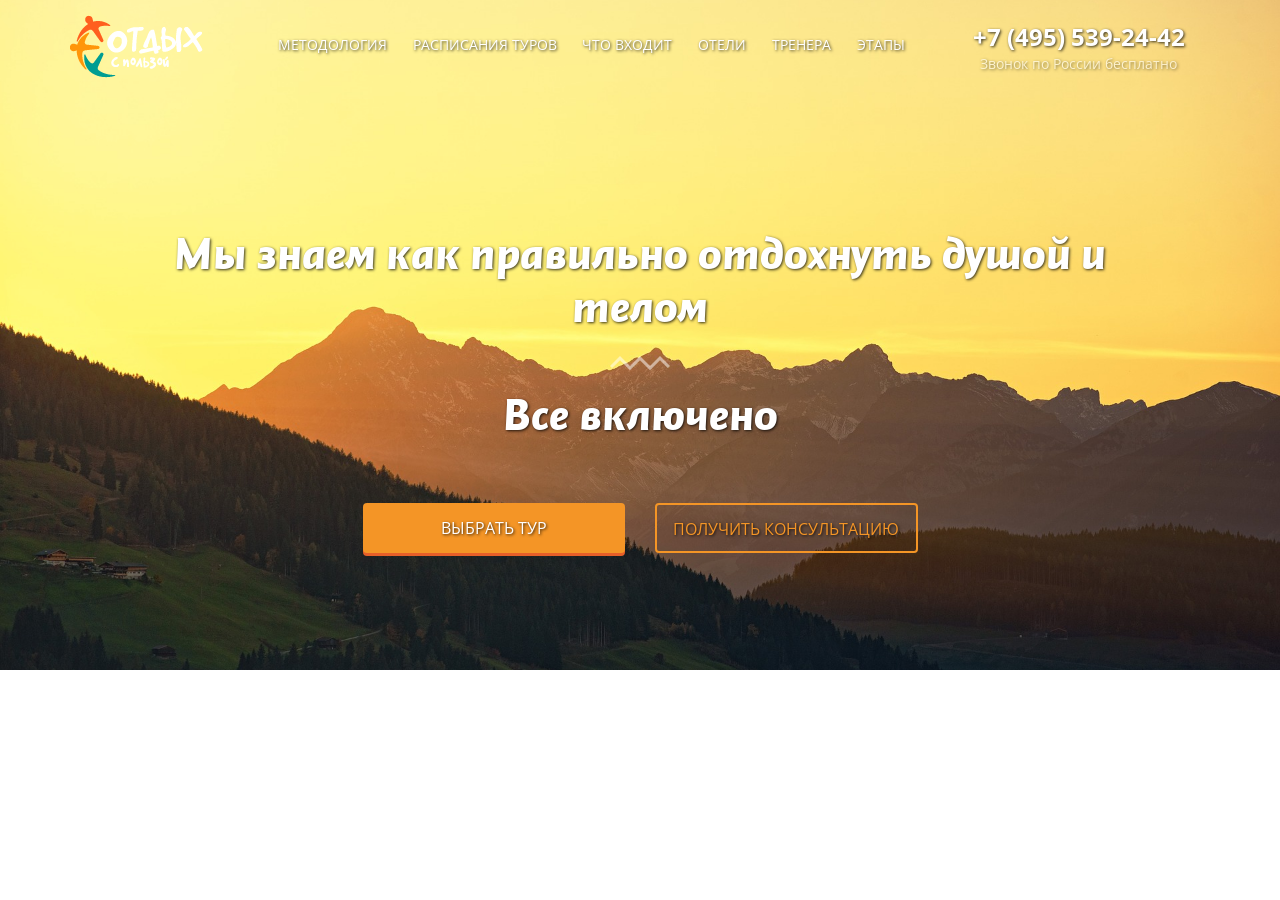
<file: day2/index.html>
<!DOCTYPE html>
<html lang="en">
<head>
	<meta charset="UTF-8">
  <meta charset="utf-8">
  <meta http-equiv="X-UA-Compatible" content="IE=edge">
  <meta name="viewport" content="width=device-width, initial-scale=1">
	<title>Tour</title>

  <link rel="stylesheet" href="css/bootstrap.min.css">
  <link rel="stylesheet" href="css/animate.css">
  <link href="https://fonts.googleapis.com/css?family=Open+Sans:400,700&amp;subset=cyrillic" rel="stylesheet">
  <link rel="stylesheet" href="css/style.css">
</head>
<body>
	
	<!-- Modals -->
<div class="modal">      
        <button type="button" class="close" data-dismiss="modal" aria-label="Close"><span aria-hidden="true">&times;</span></button>
        <div class="modal_contact">
          <h3>Заполните форму и мы свяжемся с вами</h3>
          <div class="form">
              <form action="#" class="form-inline contactform_select">
                <div class="input-group">
                  <div class="input-group-addon"><i class="fa fa-user " aria-hidden="true"></i>
                  </div>
                  <input class="contactform_name form-control" type="text" placeholder="Ваше имя" required minlength="2" name="name">
                </div>            
                <div class="input-group">
                  <div class="input-group-addon contactform_phone"><i class="fa fa-phone" aria-hidden="true"></i></div>
                  <input class="contactform_phone form-control" type="text" placeholder="Телефон" required name="phone">
                </div>            
                <div class="input-group">
                  <div class="input-group-addon contactform_mail"><i class="fa fa-envelope" aria-hidden="true" ></i>
                  </div>
                  <input class="contactform_mail form-control" type="email" placeholder="E-mail"  required name="mail">
                </div>
                <textarea cols="30" rows="3" placeholder="Сообщение" name="message"></textarea>
                <div class="police center-block">
                    <div class="center-block text-center">
                      <input class="checkbox" type="checkbox" required>
                      <p class="text-center">Я согласен с политикой конфидециальности</p>
                    </div>
                </div>
                <button type="submit">отправить</button>
              </form>
          </div>
        </div>
</div>

<div class="thanks">
  <p>Спасибо за обращение!<br>Мы свяжемся с Вами в скором времени.</p>
  <button class="back">Вернуться на сайт</button>
</div>
<div class="overlay">
</div>
    <!-- content --> 
    <div class="main">

      <div class="container">
        <a id="up"></a>
        <div class="row">
          <div class="col-sm-2 col-sm-offset-0 col-xs-4 col-xs-offset-1 main_logo ">
            <img src="icons/main-logo.png" alt="logo">
          </div>
          <div class="col-sm-7 main_nav">
            <nav>
              <ul>
                <li><a href="#about">методология</a></li>
                <li><a href="#sheldure">расписания туров</a></li>
                <li><a href="#include">что входит</a></li>
                <li><a href="#hotels">отели</a></li>
                <li><a href="#personal">тренера</a></li>
                <li><a href="#steps">этапы</a></li>
              </ul>
            </nav>
          </div>
          <div class="col-sm-3 col-sm-offset-0 col-xs-5 col-xs-offset-2 main_tel text-center">
            <p class="main_tel_phone"><span>+7 (495) 539-24-42</span></p>
            <p class="main_tel_title">Звонок по России бесплатно</p>
          </div>
        </div>
        <h1 class="main_title text-center">Мы знаем как правильно отдохнуть душой и телом</h1>
        <img src="icons/wawe.png" class="main_wawe center-block" alt="wawe">
        <h2 class="text-center wow pulse" data-wow-duration="2s" data-wow-iteration="2">Все включено</h2>
        <div class="row">
          <div class="col-sm-offset-3 col-sm-3">
            <a href="#tour">
              <div id="choose" class="main_btna text-center">выбрать тур</div>
            </a>
          </div>
          <div class="col-sm-3">
            <div id="receive" class="main_btn text-center contact" ><span>получить</span> консультацию</div>
          </div>
        </div>
      </div>
    </div>

    <script src="js/script.js"></script>
</body>
</html>
</file>
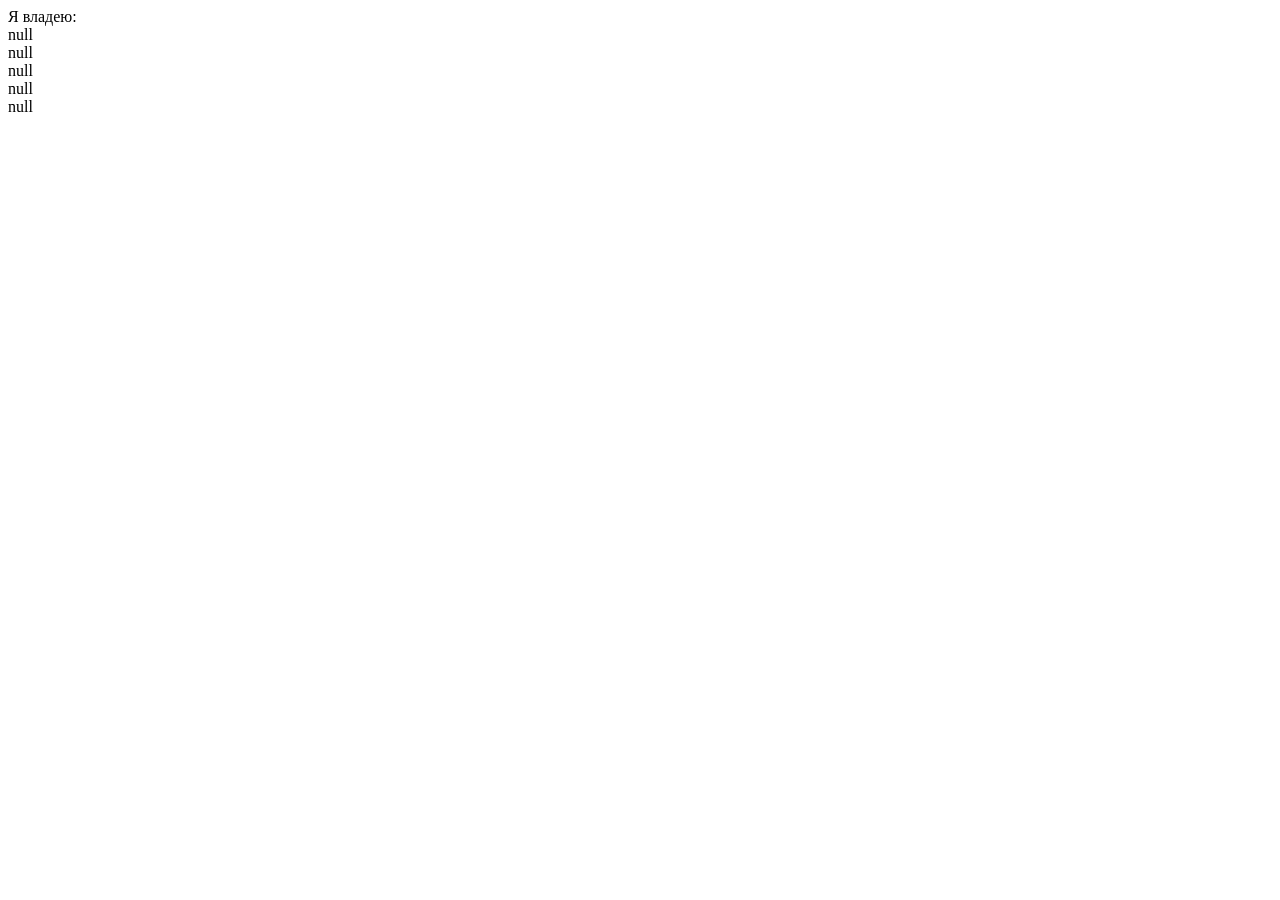
<file: js_intensive/index.html>
<!DOCTYPE html>
<html lang="en">
<head>
  <meta charset="UTF-8">
  <meta name="viewport" content="width=device-width, initial-scale=1.0">
  <meta http-equiv="X-UA-Compatible" content="ie=edge">
  <title>Document</title>
</head>
<body>
  <script src="js/script.js"></script>
</body>
</html>
</file>
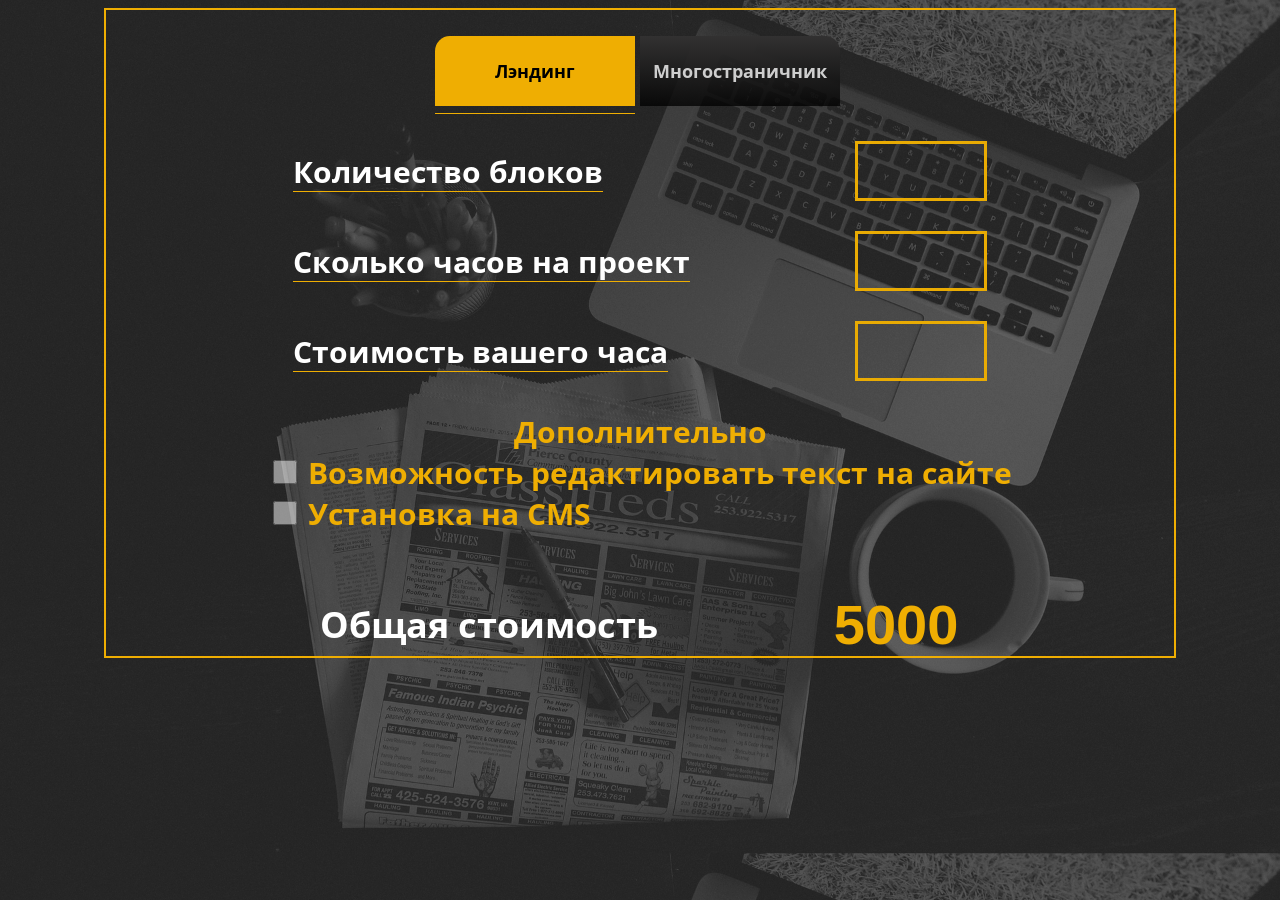
<file: CalcIntensive/calc/index.html>
<!DOCTYPE html>
<html lang="en">
<head>
  <meta charset="UTF-8">
  <meta name="viewport" content="width=device-width, initial-scale=1.0">
  <meta http-equiv="X-UA-Compatible" content="ie=edge">
  <link href="https://fonts.googleapis.com/css?family=Open+Sans:400,700" rel="stylesheet">
  <link rel="stylesheet" href="less/style.css">
  <title>Calculator</title>
</head>
<body>
  <div class="calc">
    <div class="tabs">
      <div class="tab-left active">Лэндинг</div>
      <div class="tab-right">Многостраничник</div>
    </div>
    <div class="blocks" id="blocks-block">
      <div class="blocks-title">Количество блоков</div>
      <input type="number" class="counter" id="counter-block">
    </div>
    <div class="blocks" id="pages-block">
      <div class="blocks-title">Количество страниц</div>
      <input type="number" class="counter" id="counter-pages">
    </div>
    <div class="blocks">
      <div class="blocks-title">Сколько часов на проект</div>
      <input type="number" class="counter" id="counter-hours">
    </div>
    <div class="blocks">
      <div class="blocks-title">Стоимость вашего часа</div>
      <input type="number" class="counter" id="counter-rate">
    </div>
    <div class="addiction">
      <div class="addiction-title">Дополнительно</div>
      <div class="addiction-block">
        <input type="checkbox" class="checkbox" id="changes-check"> Возможность редактировать текст на сайте
      </div>
      <div class="addiction-block">
        <input type="checkbox" class="checkbox" id="changes-cms"> Установка на CMS
      </div>
    </div>
    <div class="total">
      Общая стоимость
      <input type="text" class="total-count" id="total-value" value="5000">
    </div>
  </div>
  <script src="js/script.js"></script>
</body>
</html>
</file>
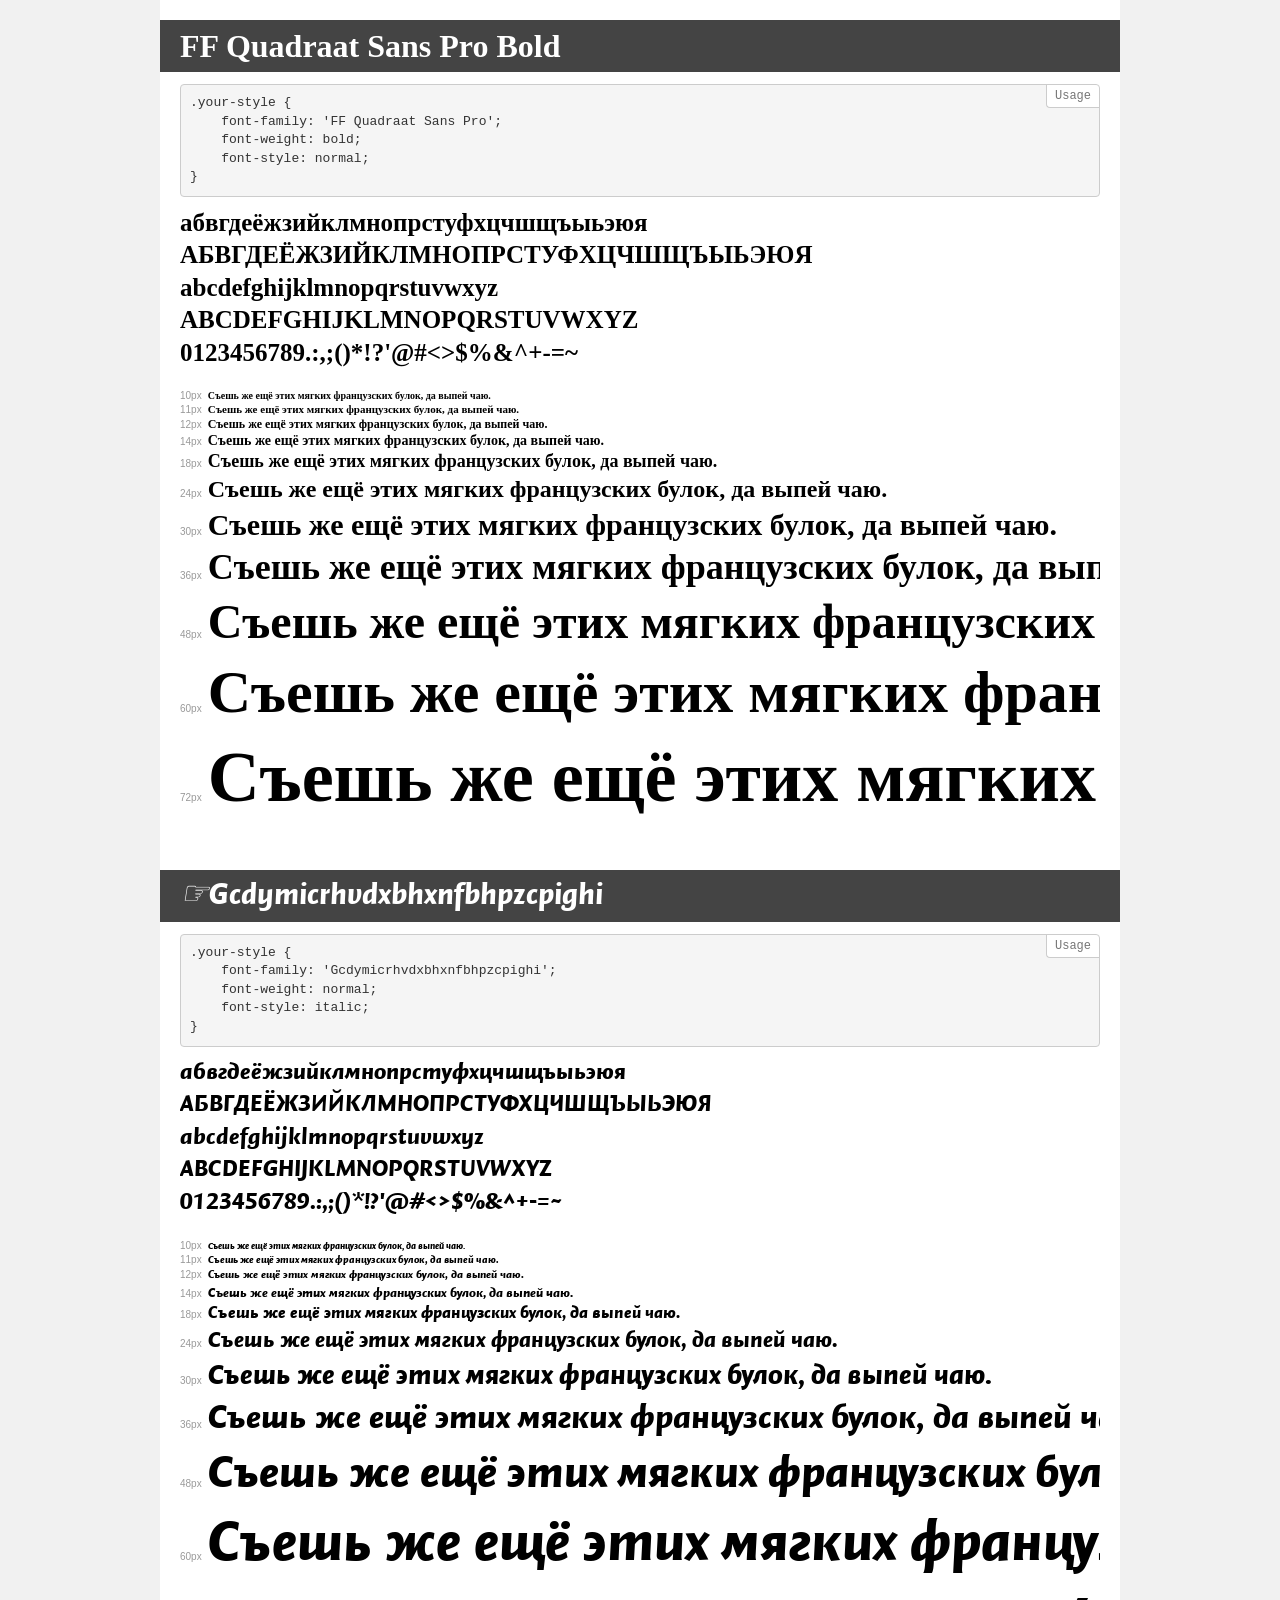
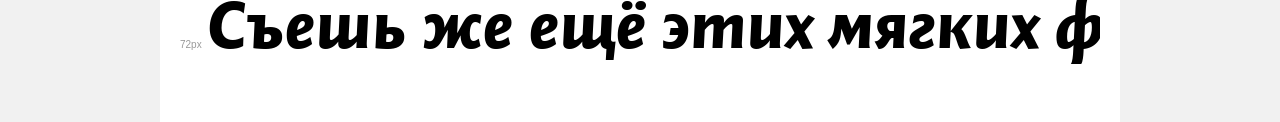
<file: day2/fonts/demo.html>
<!DOCTYPE html>
<html>
<head>
    <meta charset="utf-8">
    <meta http-equiv="X-UA-Compatible" content="IE=edge">
    <meta name="viewport" content="width=device-width, initial-scale=1">
    <meta name="robots" content="noindex, noarchive">
    <title>Transfonter demo</title>
    <link href="stylesheet.css" rel="stylesheet">
    <style>
        /*
        http://meyerweb.com/eric/tools/css/reset/
        v2.0 | 20110126
        License: none (public domain)
        */
        html, body, div, span, applet, object, iframe,
        h1, h2, h3, h4, h5, h6, p, blockquote, pre,
        a, abbr, acronym, address, big, cite, code,
        del, dfn, em, img, ins, kbd, q, s, samp,
        small, strike, strong, sub, sup, tt, var,
        b, u, i, center,
        dl, dt, dd, ol, ul, li,
        fieldset, form, label, legend,
        table, caption, tbody, tfoot, thead, tr, th, td,
        article, aside, canvas, details, embed,
        figure, figcaption, footer, header, hgroup,
        menu, nav, output, ruby, section, summary,
        time, mark, audio, video {
            margin: 0;
            padding: 0;
            border: 0;
            font-size: 100%;
            font: inherit;
            vertical-align: baseline;
        }
        /* HTML5 display-role reset for older browsers */
        article, aside, details, figcaption, figure,
        footer, header, hgroup, menu, nav, section {
            display: block;
        }
        body {
            line-height: 1;
        }
        ol, ul {
            list-style: none;
        }
        blockquote, q {
            quotes: none;
        }
        blockquote:before, blockquote:after,
        q:before, q:after {
            content: '';
            content: none;
        }
        table {
            border-collapse: collapse;
            border-spacing: 0;
        }
        /* common styles */
        body {
            background: #f1f1f1;
            color: #000;
        }
        .page {
            background: #fff;
            width: 920px;
            margin: 0 auto;
            padding: 20px 20px 0 20px;
            overflow: hidden;
        }
        .font-container {
            overflow-x: auto;
            overflow-y: hidden;
            margin-bottom: 40px;
            line-height: 1.3;
            white-space: nowrap;
            padding-bottom: 5px;
        }
        h1 {
            position: relative;
            background: #444;
            font-size: 32px;
            color: #fff;
            padding: 10px 20px;
            margin: 0 -20px 12px -20px;
        }
        .letters {
            font-size: 25px;
            margin-bottom: 20px;
        }
        .s10:before {
            content: '10px';
        }
        .s11:before {
            content: '11px';
        }
        .s12:before {
            content: '12px';
        }
        .s14:before {
            content: '14px';
        }
        .s18:before {
            content: '18px';
        }
        .s24:before {
            content: '24px';
        }
        .s30:before {
            content: '30px';
        }
        .s36:before {
            content: '36px';
        }
        .s48:before {
            content: '48px';
        }
        .s60:before {
            content: '60px';
        }
        .s72:before {
            content: '72px';
        }
        .s10:before, .s11:before, .s12:before, .s14:before,
        .s18:before, .s24:before, .s30:before, .s36:before,
        .s48:before, .s60:before, .s72:before {
            font-family: Arial, sans-serif;
            font-size: 10px;
            font-weight: normal;
            font-style: normal;
            color: #999;
            padding-right: 6px;
        }
        pre {
            display: block;
            position: relative;
            padding: 9px;
            margin: 0 0 10px;
            font-family: Monaco, Menlo, Consolas, "Courier New", monospace !important;
            font-size: 13px;
            line-height: 1.428571429;
            color: #333;
            font-weight: normal !important;
            font-style: normal !important;
            background-color: #f5f5f5;
            border: 1px solid #ccc;
            overflow-x: auto;
            border-radius: 4px;
        }
        pre:after {
            display: block;
            position: absolute;
            right: 0;
            top: 0;
            content: 'Usage';
            line-height: 1;
            padding: 5px 8px;
            font-size: 12px;
            color: #767676;
            background-color: #fff;
            border: 1px solid #ccc;
            border-right: none;
            border-top: none;
            border-radius: 0 4px 0 4px;
            z-index: 10;
        }
        /* responsive */
        @media (max-width: 959px) {
            .page {
                width: auto;
                margin: 0;
            }
        }
    </style>
</head>
<body>
<div class="page">
    <div class="demo" style="font-family: 'FF Quadraat Sans Pro'; font-weight: bold; font-style: normal;">
        <h1>FF Quadraat Sans Pro Bold</h1>
        <pre>.your-style {
    font-family: 'FF Quadraat Sans Pro';
    font-weight: bold;
    font-style: normal;
}</pre>
        <div class="font-container">
            <p class="letters">
                абвгдеёжзийклмнопрстуфхцчшщъыьэюя<br>
АБВГДЕЁЖЗИЙКЛМНОПРСТУФХЦЧШЩЪЫЬЭЮЯ<br>
abcdefghijklmnopqrstuvwxyz<br>
ABCDEFGHIJKLMNOPQRSTUVWXYZ<br>
                0123456789.:,;()*!?'@#<>$%&^+-=~
            </p>
            <p class="s10" style="font-size: 10px;">Съешь же ещё этих мягких французских булок, да выпей чаю.</p>
            <p class="s11" style="font-size: 11px;">Съешь же ещё этих мягких французских булок, да выпей чаю.</p>
            <p class="s12" style="font-size: 12px;">Съешь же ещё этих мягких французских булок, да выпей чаю.</p>
            <p class="s14" style="font-size: 14px;">Съешь же ещё этих мягких французских булок, да выпей чаю.</p>
            <p class="s18" style="font-size: 18px;">Съешь же ещё этих мягких французских булок, да выпей чаю.</p>
            <p class="s24" style="font-size: 24px;">Съешь же ещё этих мягких французских булок, да выпей чаю.</p>
            <p class="s30" style="font-size: 30px;">Съешь же ещё этих мягких французских булок, да выпей чаю.</p>
            <p class="s36" style="font-size: 36px;">Съешь же ещё этих мягких французских булок, да выпей чаю.</p>
            <p class="s48" style="font-size: 48px;">Съешь же ещё этих мягких французских булок, да выпей чаю.</p>
            <p class="s60" style="font-size: 60px;">Съешь же ещё этих мягких французских булок, да выпей чаю.</p>
            <p class="s72" style="font-size: 72px;">Съешь же ещё этих мягких французских булок, да выпей чаю.</p>
        </div>
    </div>
    <div class="demo" style="font-family: 'Gcdymicrhvdxbhxnfbhpzcpighi'; font-weight: normal; font-style: italic;">
        <h1>☞Gcdymicrhvdxbhxnfbhpzcpighi</h1>
        <pre>.your-style {
    font-family: 'Gcdymicrhvdxbhxnfbhpzcpighi';
    font-weight: normal;
    font-style: italic;
}</pre>
        <div class="font-container">
            <p class="letters">
                абвгдеёжзийклмнопрстуфхцчшщъыьэюя<br>
АБВГДЕЁЖЗИЙКЛМНОПРСТУФХЦЧШЩЪЫЬЭЮЯ<br>
abcdefghijklmnopqrstuvwxyz<br>
ABCDEFGHIJKLMNOPQRSTUVWXYZ<br>
                0123456789.:,;()*!?'@#<>$%&^+-=~
            </p>
            <p class="s10" style="font-size: 10px;">Съешь же ещё этих мягких французских булок, да выпей чаю.</p>
            <p class="s11" style="font-size: 11px;">Съешь же ещё этих мягких французских булок, да выпей чаю.</p>
            <p class="s12" style="font-size: 12px;">Съешь же ещё этих мягких французских булок, да выпей чаю.</p>
            <p class="s14" style="font-size: 14px;">Съешь же ещё этих мягких французских булок, да выпей чаю.</p>
            <p class="s18" style="font-size: 18px;">Съешь же ещё этих мягких французских булок, да выпей чаю.</p>
            <p class="s24" style="font-size: 24px;">Съешь же ещё этих мягких французских булок, да выпей чаю.</p>
            <p class="s30" style="font-size: 30px;">Съешь же ещё этих мягких французских булок, да выпей чаю.</p>
            <p class="s36" style="font-size: 36px;">Съешь же ещё этих мягких французских булок, да выпей чаю.</p>
            <p class="s48" style="font-size: 48px;">Съешь же ещё этих мягких французских булок, да выпей чаю.</p>
            <p class="s60" style="font-size: 60px;">Съешь же ещё этих мягких французских булок, да выпей чаю.</p>
            <p class="s72" style="font-size: 72px;">Съешь же ещё этих мягких французских булок, да выпей чаю.</p>
        </div>
    </div>
</div>
</body>
</html>
</file>
<file: day2/css/style.css>
@font-face{font-family:'Header';src:url('../fonts/Gcdymicrhvdxbhxnfbhpzcpighi.eot');src:url('../fonts/Gcdymicrhvdxbhxnfbhpzcpighi.eot?#iefix') format('embedded-opentype'),url('../fonts/Gcdymicrhvdxbhxnfbhpzcpighi.woff2') format('woff2'),url('../fonts/Gcdymicrhvdxbhxnfbhpzcpighi.woff') format('woff'),url('../fonts/Gcdymicrhvdxbhxnfbhpzcpighi.ttf') format('truetype'),url('../fonts/Gcdymicrhvdxbhxnfbhpzcpighi.svg#Gcdymicrhvdxbhxnfbhpzcpighi') format('svg');font-weight:normal;font-style:italic}body{font-family:'Open Sans',sans-serif}body h1,body h2{font-family:"Header"}.bold{font-weight:700}@-webkit-keyframes up{from{margin-top:5rem}33%{margin-top:3rem}66%{margin-top:8rem}to{margin-top:5rem}}@keyframes up{from{margin-top:5rem}33%{margin-top:3rem}66%{margin-top:8rem}to{margin-top:5rem}}html{font-size:10px}body{margin:0;padding:0}a{color:inherit;text-decoration:none}a:visited{text-decoration:none;color:inherit}a:hover{text-decoration:none;color:inherit}a:focus{text-decoration:none;color:inherit}a:active{text-decoration:none;color:inherit}.main{width:100%;height:67rem;background:url(../img/main-bg.jpg) center center no-repeat;background-size:cover;padding-top:1rem;text-shadow:1px 1px 3px rgba(0,0,0,0.8)}.main_mobmenu{display:none}.main_mobmenu_field{display:none}.main_logo{height:7rem;line-height:7rem}.main_nav{height:7rem;line-height:7rem}.main_nav nav>ul{list-style-type:none;display:-webkit-box;display:-webkit-flex;display:-ms-flexbox;display:flex;-webkit-justify-content:space-around;-ms-flex-pack:distribute;justify-content:space-around;-webkit-box-align:center;-webkit-align-items:center;-ms-flex-align:center;align-items:center;padding:0;margin:0}.main_nav nav>ul li{text-transform:uppercase;color:#fff;font-size:1.4rem}.main_nav nav>ul li a{padding:.5rem}.main_nav nav>ul li a:hover{background-color:#000;border-radius:5px}.main_tel_phone{font-weight:700;font-size:2.4rem;margin:0;padding-top:1rem;color:#fff}.main_tel_phone span{display:block}.main_tel_title{margin:0;color:#fff;opacity:.6}.main_title{margin-top:15rem;padding:0 5% 0 5%;color:#fff;font-size:4.8rem}.main_wawe{margin-top:2rem}.main h2{margin-top:2rem;padding:0 10% 0 10%;color:#fff;font-size:4.8rem}.main_btna{margin-top:5rem;width:100%;height:5rem;line-height:5rem;border-radius:4px;background-color:#f49526;text-transform:uppercase;font-size:1.6rem;color:#fff;cursor:pointer;box-shadow:0 3px 0 0 #e75f28}.main_btna:hover{box-shadow:0 0 5px #fff}.main_btn{margin-top:5rem;width:100%;height:5rem;line-height:4.9rem;border:2px solid #f49526;border-radius:4px;background-color:none;text-transform:uppercase;font-size:1.6rem;color:#f49526;cursor:pointer}.main_btn:hover{box-shadow:0 0 5px #f49526}.main_down{color:#fff}.main_down i{margin-top:5rem;opacity:.6;-webkit-animation:up 2s infinite linear;animation:up 2s infinite linear}.rest{padding-top:8rem;text-shadow:none}.rest_title_1,.rest_title_2,.rest_title_3{height:5rem;color:#f49526;font-size:4rem;line-height:4.9rem;font-family:"Header"}.rest_title_2 img{width:100%}.rest_mobile{display:none}.rest_descr{margin-top:5rem}.rest_descr p{font-size:3.2rem;color:#abb7b7;line-height:3.4rem}.rest_descr p span{font-size:1.6rem}.rest_result{margin-top:5rem}.rest_result_img{padding-top:1.2rem;float:left;height:15rem;width:10rem}.rest_result_list{padding-top:.8rem}.rest_result_list ul{list-style-image:url(../icons/oks.png);font-size:1.6rem}.rest_result_list ul li{line-height:2.4rem;font-weight:700}.rest_bg{margin-top:1rem;padding-top:2rem;background-color:#f5f5f5}.rest .blue{color:#1d9c91}.rest_prev{height:30rem;margin-top:6rem}.rest_prev_img{height:15rem;width:100%}.rest_prev_img_1{background:url(../img/preview_1.png) center center no-repeat}.rest_prev_img_2{background:url(../img/preview_2.png) center center no-repeat}.rest_prev_img_3{background:url(../img/preview_3.png) center center no-repeat}.rest_prev p{height:8rem;margin-top:3rem;font-size:1.6rem}.tour{padding-top:3rem}.tour h1{font-size:4.8rem;font-weight:700;text-align:center}.tour_big{height:50rem;margin-top:4rem;background:url(../img/points_1.jpg) center center no-repeat;background-size:cover}.tour_big_1{background:url(../img/points_6.jpg) center center no-repeat;background-size:cover}.tour_big_price{width:50%;height:8rem;float:left;position:absolute;bottom:0;padding-left:1rem;color:#fff}.tour_big_price h3{font-size:3rem;margin:0}.tour_big_price p{margin:0;font-size:3.2rem;font-weight:700}.tour_big_date{width:50%;height:8rem;right:3rem;position:absolute;bottom:0;padding-left:2rem;color:#fff;text-align:right;padding-top:1rem}.tour_big_date p{font-size:1.4rem}.tour_big_date_btn{width:11rem;height:3rem;border-radius:4px;background-color:#1d9c91;position:absolute;right:0;text-align:center;line-height:2.8rem;cursor:pointer;-webkit-transition:all .2s;transition:all .2s}.tour_big_date_btn:hover{-webkit-transform:scale(1.05);-ms-transform:scale(1.05);transform:scale(1.05)}.tour_small{height:100%;margin-top:4rem}.tour_small .smallr{right:1.5rem}.tour_small_item{width:100%;height:50%;position:relative}.tour_small_item_1{height:24rem;background:url(../img/points_2.jpg) no-repeat;background-size:cover}.tour_small_item_2{height:24rem;margin-top:2rem;background:url(../img/points_3.jpg) no-repeat;background-size:cover}.tour_small_item_3{height:24rem;background:url(../img/points_4.jpg) no-repeat;background-size:cover}.tour_small_item_4{height:24rem;margin-top:2rem;background:url(../img/points_5.jpg) no-repeat;background-size:cover}.tour_btns_sheldure{width:24rem;height:5rem;position:relative;margin:auto;margin-top:4rem;background-color:#f49526;border-radius:4px;text-transform:uppercase;font-size:1.5rem;text-align:center;padding-left:3rem;line-height:5rem;cursor:pointer}.tour_btns_sheldure:hover{box-shadow:0 0 15px #f49526}.tour_btns_sheldure i{position:absolute;left:2rem;top:1.3rem;font-size:2.8rem}.tour_btns_photo{width:24rem;height:5rem;position:relative;margin:auto;margin-top:2rem;margin-bottom:2rem;background-color:#1d9c91;border-radius:4px;text-transform:uppercase;font-size:1.5rem;text-align:center;padding-left:3rem;line-height:5rem;cursor:pointer}.tour_btns_photo:hover{box-shadow:0 0 15px #1d9c91}.tour_btns_photo i{position:absolute;left:5rem;top:1.3rem;font-size:2.8rem}.services{background-size:cover;height:100rem}.services h1{margin-top:30rem;font-weight:700;color:#fff;font-size:5rem;text-shadow:1px 1px 3px rgba(0,0,0,0.8)}.services_layout{width:100%;height:45rem;margin-top:5rem;background-color:rgba(0,0,0,0.7)}.services_layout ul{margin-top:7rem;font-size:2rem;list-style-type:none;color:#fff}.services_layout ul li{margin-bottom:.3rem;line-height:3rem}.services_layout ul i{color:#fae331;margin-right:.5rem}.hotels h1{margin-top:7rem;font-weight:700;font-size:4.5rem}.hotels_item{margin-top:10rem;margin-right:5rem;margin-left:5rem}.hotels_item img{width:37rem;height:30rem;margin:auto;box-shadow:4px 4px 8px rgba(0,0,0,0.5)}.hotels_item h3{font-weight:700}.hotels_item p{font-size:1.7rem}.hotels_item .highlight{color:#f49526;font-size:2rem;text-shadow:1px 1px 3px #f49526}.hotels .slick-slide{outline:none}.hotels .slick-slide:focus{outline:none}.hotels .prev{position:absolute;top:50%;z-index:49;width:4rem;height:4rem;border:0;border-radius:100%;left:0;-webkit-transform:translateY(-50%);-ms-transform:translateY(-50%);transform:translateY(-50%);background:#1d9c91;color:#fff;font-size:1rem;opacity:.6;box-shadow:2px 2px 5px rgba(0,0,0,0.5)}.hotels .prev:focus{outline:none}.hotels .next{position:absolute;top:50%;z-index:49;width:4rem;height:4rem;border:0;border-radius:100%;right:0;-webkit-transform:translateY(-50%);-ms-transform:translateY(-50%);transform:translateY(-50%);background:#1d9c91;color:#fff;font-size:1rem;opacity:.6;box-shadow:2px 2px 5px rgba(0,0,0,0.5)}.hotels .next:focus{outline:none}.result .slick-slide{outline:none}.result .slick-slide:focus{outline:none}.result h1{margin-top:10rem;font-size:4rem;font-weight:700}.result h3{font-size:1.6rem}.result_item{margin-top:5rem}.result_item_img img{margin:0 auto;height:30rem}.result_item_polygon{height:16rem;width:28rem;background:url(../icons/Polygon.png) center center no-repeat;background-size:100%}.result_item_polygon p{margin-top:0;text-align:center;padding:5rem 2rem 0 3.5rem}.result_item_polygon_name{font-size:2rem;margin:0;margin-top:1rem;font-weight:700}.result_item_polygon_pos{font-size:2rem;margin:0;margin-top:1rem;color:#1d9c91;font-weight:700}.result_item_descr{margin-top:4rem}.result_nav{margin-top:1rem}.result_nav_item{width:70%;margin:auto;display:-webkit-box;display:-webkit-flex;display:-ms-flexbox;display:flex;-webkit-justify-content:space-around;-ms-flex-pack:distribute;justify-content:space-around}.result_nav_item img{width:9rem;height:9rem;border-radius:100%;border:1px solid #1d9c91;margin-right:1rem;cursor:pointer}.steps{background-color:#f5f5f5;padding-bottom:7rem}.steps h1{margin-top:7rem;font-size:4rem;font-weight:700}.steps h3{font-size:1.6rem}.steps p{font-size:1.6rem;text-transform:uppercase;margin-top:1rem}.steps_item{margin-top:5rem}.healthytour{height:70rem;background:url(../img/mountains2_bg.jpg) center center no-repeat;background-size:cover}.healthytour h1{margin-top:5rem;font-size:4rem;font-weight:700}.healthytour p{margin-top:3rem}.contactform h1{margin-top:4rem;margin-bottom:4rem;font-size:4rem;font-weight:700}.contactform .form{width:100%}.contactform i{font-size:2rem}.contactform textarea{width:100%;border:none;box-shadow:none;background-color:rgba(0,0,0,0.08);border-radius:4px;font-size:1.6rem;padding:1rem 2rem 1rem 2rem}.contactform textarea:focus{border:none;box-shadow:none;outline:none}.contactform_police{padding:2rem 3rem 2rem 3rem}.contactform_police .checkbox{width:1.8rem;height:1.8rem;margin-right:.5rem;margin-top:-0.3rem;display:inline}.contactform_police .checkbox:focus{border:none;box-shadow:none;outline:none}.contactform_police p{display:inline;font-size:1.2rem;font-weight:700}.contactform button{width:100%;height:3.8rem;background-color:#f49526;border:none;border-radius:4px;text-transform:uppercase;font-size:1.8rem}.contactform button:hover{box-shadow:0 0 10px #f49526}.contactform button:focus{border:none;box-shadow:none;outline:none}.form-inline .form-control{width:100%;height:3.8rem;display:block;margin-bottom:0;border:none;box-shadow:none;background-color:rgba(0,0,0,0.08);font-size:1.6rem}.form-inline .input-group{width:100%;margin-bottom:2rem}.form-inline .input-group .input-group-addon{width:13%;border:none;box-shadow:none;background-color:rgba(0,0,0,0.2)}.form-inline .select{background-color:rgba(29,156,145,0.8);color:#fff}option{height:5rem}.footer{padding-top:3rem;padding-bottom:2rem;background-color:#363636}.footer p{color:#fff}.footer .flex{display:-webkit-box;display:-webkit-flex;display:-ms-flexbox;display:flex;-webkit-justify-content:space-around;-ms-flex-pack:distribute;justify-content:space-around}.footer_social{display:inline-block;margin-top:1.8rem}.footer_rights{margin-top:3rem}.footer_rights a{color:#f49526}.upbtn{position:fixed;width:7rem;height:100vh;z-index:49;bottom:0;display:none}.upbtn a{display:block;height:100vh}.upbtn a .fa{font-size:5rem;margin-top:90vh;display:block;margin-left:2rem;color:#f49526}.upbtn:hover{background-color:rgba(0,0,0,0.2)}.modal{display:none;position:fixed;margin:5rem 30% 0 30%;width:40%;padding-bottom:3rem;z-index:100;box-shadow:0 0 15px #f49526;border-radius:10px;border:1px solid #f49526;background-color:#fff}.modal_contact{width:80%;margin:auto;margin-top:3rem}.modal_contact h3{text-align:center;margin-bottom:4rem;line-height:3rem}.modal_contact .form-inline .form-control{width:100%;height:3.8rem;display:block;margin-bottom:0;border:none;box-shadow:none;background-color:rgba(0,0,0,0.08);font-size:1.6rem}.modal_contact .form-inline .input-group{width:100%;margin-bottom:1rem}.modal_contact .form-inline .input-group .input-group-addon{width:13%;border:none;box-shadow:none;background-color:rgba(0,0,0,0.2)}.modal_contact .form-inline .select{background-color:rgba(29,156,145,0.8);color:#fff}.modal_contact button{width:100%;height:3.8rem;background-color:#f49526;border:none;border-radius:4px;text-transform:uppercase;font-size:1.8rem}.modal_contact button:hover{box-shadow:0 0 10px #f49526}.modal_contact button:focus{outline:none}.modal_contact textarea{width:100%;border:none;box-shadow:none;background-color:rgba(0,0,0,0.08);border-radius:4px;font-size:1.6rem;padding:1rem 2rem 1rem 2rem}.modal_contact textarea:focus{border:none;box-shadow:none;outline:none}.modal_contact .police{padding:1rem 3rem 1rem 3rem}.modal_contact .police .checkbox{width:1.8rem;height:1.8rem;margin-right:.5rem;margin-top:-0.3rem;display:inline}.modal_contact .police .checkbox:focus{border:none;box-shadow:none;outline:none}.modal_contact .police p{display:inline;font-size:1.2rem;font-weight:700}.thanks{display:none;position:fixed;width:30%;background-color:#fff;margin:5rem 35% 0 35%;z-index:100;padding:3rem 3rem 2rem 3rem;box-shadow:0 0 15px #f49526;border-radius:10px;border:1px solid #f49526}.thanks p{text-align:center;font-size:2rem;font-weight:700}.thanks button{width:60%;height:3.8rem;margin:.5rem 20% 0 20%;background-color:#f49526;border:none;border-radius:4px;text-transform:uppercase;font-size:1.55rem;font-weight:700}.thanks button:hover{box-shadow:0 0 10px #f49526}.thanks button:focus{outline:none}.overlay{display:none;width:100%;height:100%;position:fixed;z-index:50;background-color:rgba(0,0,0,0.7)}.close{margin-right:1rem;margin-top:.2rem;color:#000;opacity:1;font-size:3rem}.close:focus{outline:none}@media (max-width:1199px){.main{height:60rem}.main_nav nav>ul>li{font-size:1.2rem}.main_title{margin-top:9rem;font-size:3.5rem}.main h2{font-size:3.5rem}.main_btn{font-size:1.2rem}.rest{padding-top:5rem}.rest_title_1,.rest_title_2,.rest_title_3{font-size:3.2rem}.rest_descr{margin-top:3rem}.rest_descr p{font-size:2.5rem;color:#abb7b7;line-height:3.4rem}.rest_descr p span{font-size:1.3rem}.rest_result{margin-top:3rem}.rest_result_img{height:20rem}.tour h1{font-size:3.5rem}.services h1{font-size:3.5rem}.hotels h1{font-size:3.5rem}.hotels_item{margin-top:7rem}.hotels_item img{width:27rem;height:22rem}.hotels h3{height:4rem}.hotels .next{-webkit-transform:translateY(-100%);-ms-transform:translateY(-100%);transform:translateY(-100%)}.hotels .prev{-webkit-transform:translateY(-100%);-ms-transform:translateY(-100%);transform:translateY(-100%)}.contactform h1{font-size:3.5rem}.contactform_police{padding:1rem 2rem 1rem 2rem}.contactform_police p{font-size:1rem}.healthytour{height:60rem}.healthytour h1{font-size:3.5rem}.healthytour p{font-size:1.4rem}.footer{padding-top:2rem}.footer_social img{margin-top:2rem}.footer_rights{margin-top:5rem}.thanks p{font-size:1.6rem}.thanks button{font-size:1.2rem;margin-top:2rem}}@media (max-width:991px){.main{height:55rem}.main_logo img{height:5rem}.main_nav nav>ul>li{font-size:.9rem}.main_tel_phone{font-size:1.6rem}.main_tel_title{font-size:1.3rem}.main_title{margin-top:7rem;font-size:3.2rem}.main h2{font-size:3.2rem}.main_btn{font-size:1rem;height:4rem;line-height:3.9rem}.main_btna{font-size:1.5rem;height:4rem;line-height:3.9rem}.rest{padding-top:5rem}.rest_title_1,.rest_title_2,.rest_title_3{font-size:2.3rem}.rest_descr{margin-top:2rem}.rest_descr p{font-size:2rem;color:#abb7b7;line-height:3.4rem}.rest_descr p span{font-size:1.3rem}.rest_result{margin-top:2rem}.rest_result_img{height:22rem;width:9rem}.rest_result_list ul>li{font-size:1.4rem}.rest_prev p{font-size:1.4rem}.tour h1{font-size:3.2rem}.tour_big_price{line-height:4rem;padding-top:1rem}.tour_big_price h3{font-size:2.5rem}.tour_big_price p{font-size:2rem}.services h1{margin-top:25rem;font-size:3.2rem}.services_layout ul{font-size:1.6rem;margin-top:4rem}.hotels h1{font-size:3.2rem}.hotels_item{margin-top:7rem}.hotels_item img{width:100%;height:18rem}.hotels h3{height:4rem;font-size:2rem}.hotels .next{-webkit-transform:translateY(-150%);-ms-transform:translateY(-150%);transform:translateY(-150%);right:2rem}.hotels .prev{-webkit-transform:translateY(-150%);-ms-transform:translateY(-150%);transform:translateY(-150%);left:2rem}.result h1{font-size:3.2rem}.result_item_img{height:24rem}.result_item_img img{width:100%;height:25rem}.result_item_polygon{height:14rem;width:20rem}.result_item_polygon p{margin-top:0;padding:3.5rem 2rem 0 3.5rem;font-size:1.2rem}.result_item_polygon_name{font-size:1.4rem}.result_item_polygon_pos{font-size:1.4rem}.result_item_descr{margin-top:4rem}.result_nav{margin-top:1rem}.result_nav_item img{width:9rem;height:8rem}.steps p{margin-top:2rem}.contactform h1{font-size:3.2rem}.contactform_police{padding:1rem 2rem 1rem 2rem}.contactform_police p{font-size:1rem}.healthytour{height:60rem}.healthytour h1{font-size:3.5rem}.healthytour p{font-size:1.3rem}.footer{padding-top:2rem;padding-bottom:2rem;background-color:#363636}.footer p{color:#fff;font-size:1rem}.footer .flex{display:-webkit-box;display:-webkit-flex;display:-ms-flexbox;display:flex;-webkit-justify-content:space-around;-ms-flex-pack:distribute;justify-content:space-around}.footer_social{display:inline-block}.footer_social a img{margin-top:0;width:3.5rem;height:3.5rem}.footer_rights{margin-top:3rem;text-align:right}.footer_rights a{color:#f49526}.thanks{padding:3rem 1rem 3rem 1rem;width:40%;margin-right:30%;margin-left:30%}.thanks p{font-size:1.6rem}.thanks button{font-size:1.2rem;margin-top:2rem}}@media (max-width:768px){.main{height:55rem;padding-top:3rem}.main_mobmenu{display:block;position:fixed;top:0;height:3rem;width:100%;z-index:999;background-color:rgba(244,149,38,0.9)}.main_mobmenu_triger{text-align:center;text-shadow:1px 1px 3px rgba(0,0,0,0.1);font-size:2rem;width:100%;margin:0 auto;margin-top:.6rem}.main_mobmenu_field{display:block;position:fixed;width:100%;height:15rem;background-color:rgba(244,149,38,0.9);margin-bottom:-3rem;padding-top:2rem;z-index:999;-webkit-transition:.7s;transition:.7s;-webkit-transform:translateY(-20rem);-ms-transform:translateY(-20rem);transform:translateY(-20rem)}.main_mobmenu_field ul{padding-left:2.5rem;text-align:center}.main_mobmenu_field_active{-webkit-transform:translateY(0);-ms-transform:translateY(0);transform:translateY(0)}.main_mobmenu_field_list{float:left;width:50%;text-align:center;color:;text-shadow:1px 1px 3px rgba(0,0,0,0.1);font-size:1.8rem;text-transform:uppercase}.main_mobmenu_field_list ul{list-style-type:none}.main_mobmenu_field_list ul li{margin-bottom:.5rem;font-weight:700}.main_nav{display:none}.main_title{margin-top:7rem;font-size:2.5rem}.main h2{font-size:3rem}.main_btn{width:50%;margin:5rem 25% 5rem 25%;margin-top:2rem}.main_btna{width:50%;margin:5rem 25% 5rem 25%;margin-bottom:0}.main_down{display:none}.rest{padding-top:5rem}.rest_title_1,.rest_title_2,.rest_title_3{font-size:1.9rem;line-height:2rem}.rest_title_2 img{width:120%}.rest_descr{margin-top:2rem;display:none}.rest_mobile{display:block;margin-top:2rem}.rest_mobile ul{padding-top:1rem;list-style-type:circle;padding-left:0}.rest_mobile ul li{font-weight:700;color:rgba(0,0,0,0.6)}.rest_result{margin-top:2rem}.rest_result_img{display:none}.rest_result_list ul{padding-left:0}.rest_prev{margin-top:0;padding-top:5rem}.tour h1{font-size:2.5rem}.services h1{margin-top:5rem;font-size:3.2rem}.services_layout{height:70rem;padding-top:.5rem}.services_layout ul{font-size:1.3rem;margin-top:4rem}.hotels h1{font-size:2.5rem;margin-top:11rem}.hotels_item{margin-top:7rem}.hotels_item img{width:100%;height:18rem}.hotels h3{height:4rem;font-size:2rem}.hotels .next{-webkit-transform:translateY(-150%);-ms-transform:translateY(-150%);transform:translateY(-150%);right:2rem}.hotels .prev{-webkit-transform:translateY(-150%);-ms-transform:translateY(-150%);transform:translateY(-150%);left:2rem}.hotels .slick-dots{margin-bottom:0}.hotels .slick-dots li button:before{font-size:5rem}.result h1{font-size:3.2rem;margin-top:5rem}.result_item_img{height:24rem}.result_item_img img{width:22rem;height:22rem}.result_item_polygon{height:15rem;width:13rem;background:none}.result_item_polygon p{margin-top:0;font-size:1.2rem;text-align:left;padding:0;padding-top:3rem}.result_item_polygon_name{font-size:1.4rem;margin-top:0}.result_item_polygon_pos{font-size:1.4rem}.result_item_descr{margin-top:4rem}.result_nav{display:none}.result .slick-dots{margin-bottom:0}.result .slick-dots li button:before{font-size:5rem}.steps p{margin-top:2rem}.contactform h1{font-size:3.2rem}.contactform_police{padding:1rem 2rem 1rem 2rem}.contactform_police .checkbox{top:.5rem}.contactform_police p{font-size:1rem}.footer .flex{padding-left:2.2rem}.footer p{color:#fff;font-size:.8rem}.footer_social a img{margin-top:0;margin-right:1rem;width:3rem;height:3rem}.modal{width:80%;margin:4rem 10% 0 10%}.modal .police .checkbox{top:.5rem}.thanks{padding:3rem 1rem 3rem 1rem;width:50%;margin-right:25%;margin-left:25%}.thanks p{font-size:1.4rem}.upbtn{width:4rem}.upbtn a .fa{font-size:3rem;margin-left:1rem}}@media (max-width:425px){.main_tel_phone{font-size:1.1rem}.main_tel_title{font-size:1.2rem;line-height:1.4rem;margin-top:.3rem}.main_title{font-size:2rem;margin-top:5rem;line-height:2.3rem}.main_btn{font-size:.9rem}.rest_title_1,.rest_title_2,.rest_title_3{font-size:1.9rem;text-align:left;line-height:2.4rem}.rest_title_2{width:25%;padding-top:1rem}.rest_mobile{font-size:1.2rem}.rest_result_list ul li{font-size:1.05rem;line-height:1.8rem}.tour h1{font-size:1.9rem;margin-top:7rem;margin-bottom:0}.services h1{font-size:2rem}.services_layout{padding-top:.1rem}.services_layout ul{padding-left:.5rem;text-align:center}.services_layout ul li{font-size:1.3rem;line-height:2.5rem}.hotels h1{font-size:2.3rem;margin-top:6rem}.result h1{font-size:2.3rem}.result_item img{height:15rem;width:15rem;margin-left:-2rem}.result_item_polygon{height:7rem;margin-left:-2rem}.result_item_polygon p{padding-top:0}.result_item_polygon_name{margin-top:1rem;margin-left:-2rem}.result_item_polygon_pos{margin-left:-2rem}.result_item_descr{margin-top:-1rem;font-size:1.2rem}.healthytour{height:70rem}.healthytour p{font-size:1.3rem}.footer p{font-size:.6rem}.footer_rights{margin-top:2rem}.footer_social a img{margin-top:0;width:2rem;height:2rem}.modal{width:80%;margin:4rem 10% 0 10%}.modal h3{font-size:1.7rem;text-align:center;margin-bottom:2rem}.modal_contact .form-inline .form-control{font-size:1.4rem}.modal_contact textarea{font-size:1.4rem}.modal .police{padding:1rem 0 2rem 0}.modal .police .checkbox{top:.5rem}.thanks{padding:2rem .6rem 3rem .6rem;width:60%;margin-right:20%;margin-left:20%}.thanks p{font-size:1.2rem}.thanks button{font-size:1.1rem;margin-top:1.7rem}.upbtn{width:4rem}.upbtn a .fa{font-size:3rem;margin-left:1rem}}
</file>
<file: CalcIntensive/calc/less/style.css>
* {
  box-sizing: border-box;
  outline: none;
}
body {
  background: url(../img/bg.jpg);
  background-size: cover;
  font-family: 'Open Sans', sans-serif;
}
.calc {
  width: 1072px;
  height: 650px;
  border: 2px solid #efae02;
  margin: 0 auto;
  display: flex;
  flex-direction: column;
  align-items: center;
  justify-content: top;
}
.tabs {
  width: 100%;
  padding-top: 26px;
  padding-bottom: 35px;
  display: flex;
  justify-content: center;
}
.tabs .tab-left,
.tabs .tab-right {
  width: 200px;
  height: 70px;
  border-radius: 0 15px 0 0;
  background-image: linear-gradient(to top, rgba(0, 0, 0, 0.77) 0%, #323131 100%);
  margin-right: 5px;
  color: #cecece;
  font-size: 18px;
  font-weight: 700;
  line-height: 70px;
  cursor: pointer;
  text-align: center;
}
.tabs .tab-left {
  border-radius: 15px 0 0 0;
}
.tabs .active {
  background: #efae02;
  color: #000;
  position: relative;
}
.tabs .active:before {
  content: '';
  position: absolute;
  width: 200px;
  height: 1px;
  background-color: #efae02;
  left: 0;
  bottom: -8px;
}
.counter {
  width: 132px;
  height: 60px;
  border: 3px solid #e9ab03;
  background-color: transparent;
  text-align: center;
  color: #efae02;
  font-size: 48px;
  font-weight: 700;
}
.blocks {
  width: 65%;
  margin-bottom: 30px;
  display: flex;
  justify-content: space-between;
  align-items: center;
}
.blocks-title {
  position: relative;
  color: #ffffff;
  font-size: 30px;
  font-weight: 700;
}
.blocks-title:before {
  content: '';
  position: absolute;
  width: 100%;
  height: 1px;
  background-color: #efae02;
  bottom: 0;
  left: 0;
}
#pages-block {
  display: none;
}
.addiction {
  font-size: 30px;
  font-weight: 700;
  color: #efae02;
}
.addiction-title {
  text-align: center;
}
.addiction-block {
  text-align: left;
}
.addiction-block input[type="checkbox"] {
  width: 24px;
  height: 24px;
  opacity: .5;
}
.total {
  width: 60%;
  margin-bottom: 30px;
  display: flex;
  justify-content: space-between;
  align-items: center;
  margin-top: 60px;
  color: #ffffff;
  font-size: 36px;
  font-weight: 700;
}
.total-count {
  width: 200px;
  height: 60px;
  background-color: transparent;
  border: none;
  color: #efae02;
  text-align: right;
  font-size: 56px;
  font-weight: 700;
}
</file>
<file: day2/fonts/stylesheet.css>
@font-face {
    font-family: 'Gcdymicrhvdxbhxnfbhpzcpighi';
    src: url('Gcdymicrhvdxbhxnfbhpzcpighi.eot');
    src: url('Gcdymicrhvdxbhxnfbhpzcpighi.eot?#iefix') format('embedded-opentype'),
        url('Gcdymicrhvdxbhxnfbhpzcpighi.woff2') format('woff2'),
        url('Gcdymicrhvdxbhxnfbhpzcpighi.woff') format('woff'),
        url('Gcdymicrhvdxbhxnfbhpzcpighi.ttf') format('truetype'),
        url('Gcdymicrhvdxbhxnfbhpzcpighi.svg#Gcdymicrhvdxbhxnfbhpzcpighi') format('svg');
    font-weight: normal;
    font-style: italic;
}
</file>
